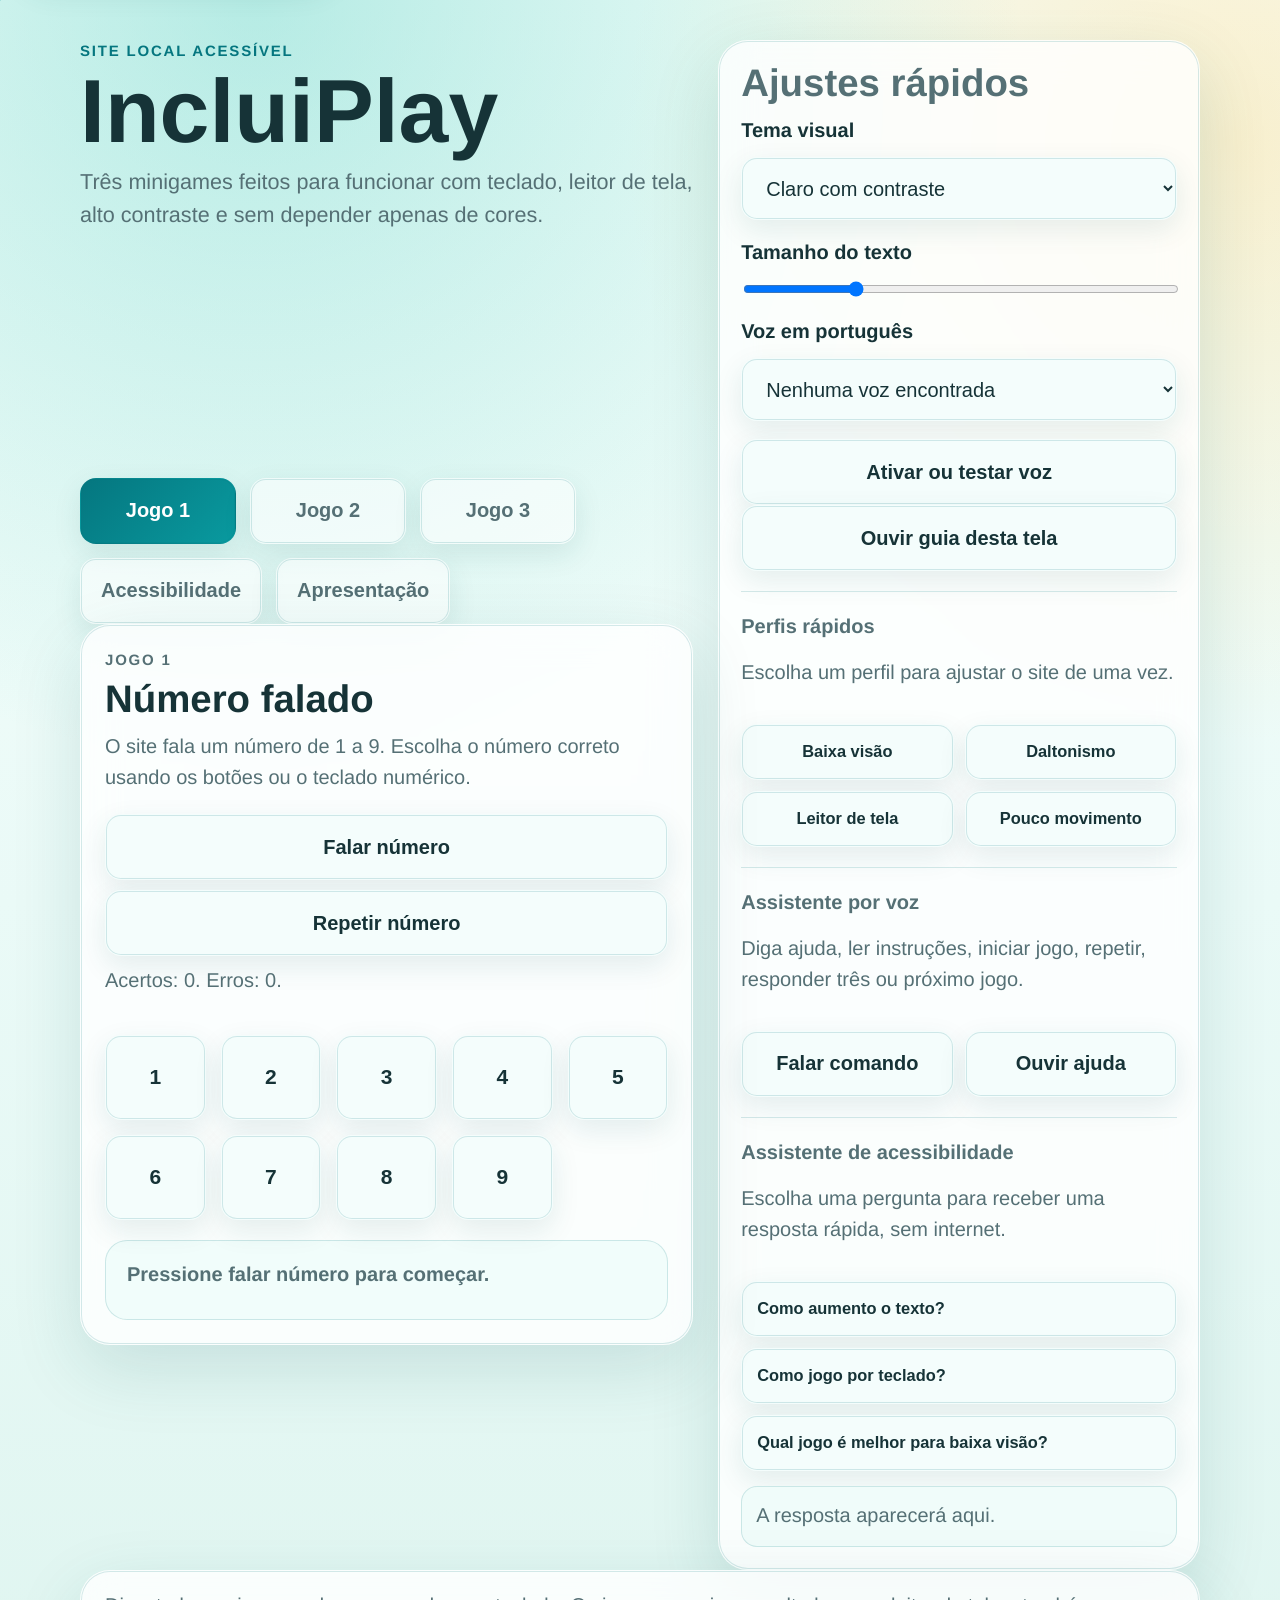
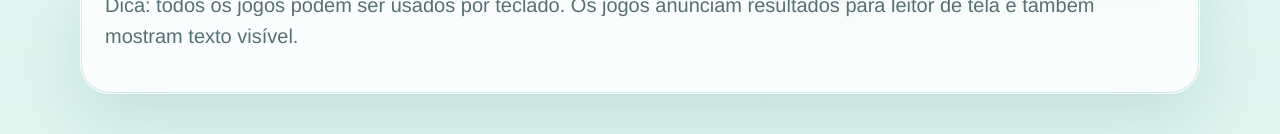
<file: index.html>
<!doctype html>
<html lang="pt-BR">
  <head>
    <meta charset="utf-8">
    <meta name="viewport" content="width=device-width, initial-scale=1">
    <title>IncluiPlay - jogos acessíveis</title>
    <meta
      name="description"
      content="Site local com três jogos acessíveis para pessoas cegas, com baixa visão e daltônicas."
    >
    <link rel="icon" href="data:,">
    <link rel="stylesheet" href="style.css">
  </head>
  <body>
    <a class="skip-link" href="#conteudo">Pular para o conteúdo principal</a>

    <div class="main-container">
      <header class="site-header">
        <div>
          <p class="eyebrow">Site local acessível</p>
          <h1>IncluiPlay</h1>
          <p class="intro">
            Três minigames feitos para funcionar com teclado,
            leitor de tela, alto contraste e sem depender apenas de cores.
          </p>
        </div>

        <section class="quick-panel" aria-labelledby="ajustes-titulo">
          <h2 id="ajustes-titulo">Ajustes rápidos</h2>
          <div class="control-row">
            <label for="tema">Tema visual</label>
            <select id="tema">
              <option value="claro" selected>Claro com contraste</option>
              <option value="escuro">Escuro</option>
              <option value="alto">Alto contraste</option>
              <option value="protanopia">Amigável para daltonismo</option>
            </select>
          </div>
          <div class="control-row">
            <label for="tamanho">Tamanho do texto</label>
            <input id="tamanho" type="range" min="18" max="26" value="20">
          </div>
          <div class="control-row">
            <label for="voz">Voz em português</label>
            <select id="voz">
              <option value="">Carregando vozes...</option>
            </select>
          </div>
          <button type="button" id="btn-fala">Ativar ou testar voz</button>
          <button type="button" id="btn-guia">Ouvir guia desta tela</button>
          <section class="profile-panel" aria-labelledby="perfis-titulo">
            <h3 id="perfis-titulo">Perfis rápidos</h3>
            <p id="perfil-status">Escolha um perfil para ajustar o site de uma vez.</p>
            <div class="profile-grid">
              <button type="button" class="profile-btn" data-profile="baixa-visao" aria-pressed="false">Baixa visão</button>
              <button type="button" class="profile-btn" data-profile="daltonismo" aria-pressed="false">Daltonismo</button>
              <button type="button" class="profile-btn" data-profile="leitor" aria-pressed="false">Leitor de tela</button>
              <button type="button" class="profile-btn" data-profile="movimento" aria-pressed="false">Pouco movimento</button>
            </div>
          </section>
          <div class="assistant-panel" aria-labelledby="assistente-titulo">
            <h3 id="assistente-titulo">Assistente por voz</h3>
            <p id="assistente-status" role="status" aria-live="polite">
              Diga ajuda, ler instruções, iniciar jogo, repetir, responder três ou próximo jogo.
            </p>
            <div class="assistant-actions">
              <button type="button" id="btn-ouvir">Falar comando</button>
              <button type="button" id="btn-ajuda-voz">Ouvir ajuda</button>
            </div>
          </div>
          <section class="offline-assistant" aria-labelledby="assistente-offline-titulo">
            <h3 id="assistente-offline-titulo">Assistente de acessibilidade</h3>
            <p>Escolha uma pergunta para receber uma resposta rápida, sem internet.</p>
            <div class="question-list">
              <button type="button" data-question="texto">Como aumento o texto?</button>
              <button type="button" data-question="teclado">Como jogo por teclado?</button>
              <button type="button" data-question="baixa-visao">Qual jogo é melhor para baixa visão?</button>
            </div>
            <p id="assistente-resposta" class="assistant-answer" role="status" aria-live="polite">
              A resposta aparecerá aqui.
            </p>
          </section>
        </section>
      </header>

      <main id="conteudo" class="layout">
        <nav class="tabs" aria-label="Navegação principal">
          <button class="tab is-active" type="button" data-view="numero" aria-controls="numero" aria-selected="true">
            Jogo 1
          </button>
          <button class="tab" type="button" data-view="memoria" aria-controls="memoria" aria-selected="false">
            Jogo 2
          </button>
          <button class="tab" type="button" data-view="orientacao" aria-controls="orientacao" aria-selected="false">
            Jogo 3
          </button>
          <button class="tab" type="button" data-view="acessibilidade" aria-controls="acessibilidade" aria-selected="false">
            Acessibilidade
          </button>
          <button class="tab" type="button" data-view="apresentacao" aria-controls="apresentacao" aria-selected="false">
            Apresentação
          </button>
        </nav>

        <section id="numero" class="view is-visible" aria-labelledby="numero-titulo">
          <div class="section-head">
            <p class="eyebrow">Jogo 1</p>
            <h2 id="numero-titulo" tabindex="-1">Número falado</h2>
            <p>
              O site fala um número de 1 a 9. Escolha o número correto usando
              os botões ou o teclado numérico.
            </p>
          </div>

          <div class="game-bar">
            <button type="button" id="novo-numero">Falar número</button>
            <button type="button" id="repetir-numero">Repetir número</button>
            <p id="placar-numero">Acertos: 0. Erros: 0.</p>
          </div>

          <div class="number-grid" role="group" aria-label="Escolhas de número">
            <button type="button" class="number-btn" data-number="1">1</button>
            <button type="button" class="number-btn" data-number="2">2</button>
            <button type="button" class="number-btn" data-number="3">3</button>
            <button type="button" class="number-btn" data-number="4">4</button>
            <button type="button" class="number-btn" data-number="5">5</button>
            <button type="button" class="number-btn" data-number="6">6</button>
            <button type="button" class="number-btn" data-number="7">7</button>
            <button type="button" class="number-btn" data-number="8">8</button>
            <button type="button" class="number-btn" data-number="9">9</button>
          </div>

          <div class="status-box" role="status" aria-live="assertive" id="status-numero">
            Pressione falar número para começar.
          </div>
        </section>

        <section id="memoria" class="view" aria-labelledby="memoria-titulo" hidden>
          <div class="section-head">
            <p class="eyebrow">Jogo 2</p>
            <h2 id="memoria-titulo" tabindex="-1">Memória sonora</h2>
            <p>
              Escute a sequência e repita usando os botões ou as teclas 1, 2, 3 e 4.
              Cada botão tem nome, número e som diferente.
            </p>
          </div>

          <div class="game-bar">
            <button type="button" id="iniciar-memoria">Iniciar rodada</button>
            <button type="button" id="repetir-sequencia">Repetir sequência</button>
            <p id="placar-memoria">Rodada 0. Melhor resultado: 0.</p>
          </div>

          <div class="sound-grid" role="group" aria-label="Botões da memória sonora">
            <button type="button" class="sound-pad" data-pad="0" aria-label="Som 1, sino grave">1<br><span>Sino grave</span></button>
            <button type="button" class="sound-pad" data-pad="1" aria-label="Som 2, toque medio">2<br><span>Toque medio</span></button>
            <button type="button" class="sound-pad" data-pad="2" aria-label="Som 3, pulso agudo">3<br><span>Pulso agudo</span></button>
            <button type="button" class="sound-pad" data-pad="3" aria-label="Som 4, eco curto">4<br><span>Eco curto</span></button>
          </div>

          <div class="status-box" role="status" aria-live="assertive" id="status-memoria">
            Pressione iniciar rodada para jogar.
          </div>
        </section>

        <section id="orientacao" class="view" aria-labelledby="orientacao-titulo" hidden>
          <div class="section-head">
            <p class="eyebrow">Jogo 3</p>
            <h2 id="orientacao-titulo" tabindex="-1">Rota segura</h2>
            <p>
              O jogo anuncia uma direção. Escolha a mesma direção com os botões
              ou com as setas do teclado. Não há pistas apenas por cor.
            </p>
          </div>

          <div class="game-bar">
            <button type="button" id="nova-rota">Nova direção</button>
            <p id="placar-rota">Acertos: 0. Erros: 0.</p>
          </div>

          <div class="direction-board" role="group" aria-label="Escolhas de direção">
            <button type="button" class="dir-btn up" data-dir="cima">Cima</button>
            <button type="button" class="dir-btn left" data-dir="esquerda">Esquerda</button>
            <button type="button" class="dir-btn right" data-dir="direita">Direita</button>
            <button type="button" class="dir-btn down" data-dir="baixo">Baixo</button>
          </div>

          <div class="status-box" role="status" aria-live="assertive" id="status-rota">
            Pressione nova direção para começar.
          </div>
        </section>

        <section id="acessibilidade" class="view" aria-labelledby="acessibilidade-titulo" hidden>
          <div class="section-head">
            <p class="eyebrow">Ferramentas</p>
            <h2 id="acessibilidade-titulo" tabindex="-1">Teste de acessibilidade</h2>
            <p>
              Faça uma verificação rápida dos recursos disponíveis nesta página.
              O resultado muda de acordo com o navegador e com as suas configurações.
            </p>
          </div>

          <div class="game-bar">
            <button type="button" id="executar-teste">Executar teste agora</button>
            <p id="teste-atualizado">Ainda não executado.</p>
          </div>

          <ul class="audit-list" aria-label="Resultados do teste de acessibilidade">
            <li id="teste-contraste"><span class="audit-status">Não testado</span><strong>Contraste e tema</strong><span>O tema selecionado possui cores dedicadas.</span></li>
            <li id="teste-teclado"><span class="audit-status">Não testado</span><strong>Navegação por teclado</strong><span>Botões e controles devem permanecer acessíveis pela tecla Tab.</span></li>
            <li id="teste-alt"><span class="audit-status">Não testado</span><strong>Texto alternativo</strong><span>Imagens encontradas na página precisam ter descrição.</span></li>
            <li id="teste-voz"><span class="audit-status">Não testado</span><strong>Comandos e leitura por voz</strong><span>O navegador pode ou não oferecer as APIs de voz.</span></li>
            <li id="teste-leitor"><span class="audit-status">Não testado</span><strong>Leitor de tela</strong><span>A página usa idioma, foco, rótulos e regiões de anúncio.</span></li>
          </ul>
        </section>

        <section id="apresentacao" class="view" aria-labelledby="apresentacao-titulo" hidden>
          <div class="section-head">
            <p class="eyebrow">Sobre o projeto</p>
            <h2 id="apresentacao-titulo" tabindex="-1">IncluiPlay em apresentação</h2>
            <p>
              Uma experiência de jogos curtos para praticar atenção, memória e
              orientação sem depender apenas da visão ou da cor.
            </p>
          </div>

          <div class="presentation-grid">
            <article>
              <h3>Para quem é</h3>
              <p>Pessoas cegas, com baixa visão, daltonismo ou que preferem interações por áudio e teclado.</p>
            </article>
            <article>
              <h3>O que foi usado</h3>
              <p>HTML semântico, foco visível, anúncios para leitores de tela, temas, texto ajustável, teclado, voz e sons.</p>
            </article>
            <article>
              <h3>Os três jogos</h3>
              <p>Número falado trabalha atenção; Memória sonora trabalha sequência; Rota segura trabalha direção.</p>
            </article>
            <article>
              <h3>Uso offline</h3>
              <p>O assistente de acessibilidade funciona com respostas prontas, sem enviar perguntas para nenhum serviço externo.</p>
            </article>
          </div>
        </section>
      </main>
    </div>

    <footer>
      <p>
        Dica: todos os jogos podem ser usados por teclado. Os jogos anunciam
        resultados para leitor de tela e também mostram texto visível.
      </p>
    </footer>

    <script src="script.js"></script>
  </body>
</html>
</file>
<file: style.css>
:root {
  color-scheme: light;
  --bg: #eafaf7;
  --bg-2: #f7fffc;
  --bg-3: #dff5f0;
  --panel: rgba(255, 255, 255, 0.82);
  --panel-solid: #ffffff;
  --panel-2: #e9fbf8;
  --text: #163337;
  --muted: #557075;
  --accent: #099a9f;
  --accent-strong: #05767f;
  --accent-soft: #c9f6ee;
  --success: #0f9f78;
  --danger: #c9435c;
  --focus: #ffc857;
  --line: rgba(5, 118, 127, 0.16);
  --line-strong: rgba(5, 118, 127, 0.28);
  --shadow: 0 24px 70px rgba(15, 89, 91, 0.14);
  --soft-shadow: 0 10px 28px rgba(15, 89, 91, 0.1);
  --radius-lg: 30px;
  --radius-md: 22px;
  --radius-sm: 16px;
  font-size: 20px;
}

*,
*::before,
*::after {
  box-sizing: border-box;
}

html {
  min-height: 100%;
  scroll-behavior: smooth;
  -webkit-font-smoothing: antialiased;
  -moz-osx-font-smoothing: grayscale;
  text-rendering: geometricPrecision;
}

body {
  margin: 0;
  min-height: 100vh;
  font-family: "Aptos", "Segoe UI", "Trebuchet MS", sans-serif;
  background:
    linear-gradient(135deg, rgba(9, 154, 159, 0.18) 0 1px, transparent 1px 42px),
    radial-gradient(circle at 20% 0%, rgba(98, 210, 198, 0.44), transparent 38%),
    radial-gradient(circle at 96% 8%, rgba(255, 200, 87, 0.28), transparent 30%),
    linear-gradient(180deg, var(--bg-2) 0%, var(--bg) 52%, var(--bg-3) 100%);
  color: var(--text);
  line-height: 1.55;
}

body[data-theme="alto"] {
  color-scheme: dark;
  --bg: #000000;
  --bg-2: #111111;
  --bg-3: #000000;
  --panel: #000000;
  --panel-solid: #111111;
  --panel-2: #171717;
  --text: #ffffff;
  --muted: #f2f2f2;
  --accent: #ffff00;
  --accent-strong: #ffff00;
  --accent-soft: #242400;
  --success: #67f7a0;
  --danger: #ff9eaa;
  --focus: #00e5ff;
  --line: rgba(255, 255, 255, 0.82);
  --line-strong: #ffff00;
  --shadow: none;
  --soft-shadow: none;
  background: #000000 !important;
}

body[data-theme="escuro"] {
  color-scheme: dark;
  --bg: #102829;
  --bg-2: #071a1b;
  --bg-3: #0a2021;
  --panel: rgba(17, 47, 48, 0.95);
  --panel-solid: #153b3d;
  --panel-2: #1b4849;
  --text: #effffd;
  --muted: #c2e0dc;
  --accent: #73e1d4;
  --accent-strong: #38c4b5;
  --accent-soft: rgba(115, 225, 212, 0.16);
  --success: #8ce3bd;
  --danger: #ff9aaa;
  --line: rgba(205, 255, 248, 0.18);
  --line-strong: rgba(205, 255, 248, 0.36);
  --shadow: 0 24px 70px rgba(0, 0, 0, 0.4);
  --soft-shadow: 0 12px 28px rgba(0, 0, 0, 0.25);
  background: linear-gradient(180deg, #071a1b 0%, #102829 52%, #0a2021 100%) !important;
}

body[data-theme="alto"] select,
body[data-theme="alto"] button,
body[data-theme="escuro"] select,
body[data-theme="escuro"] button {
  background-color: var(--panel-solid);
  color: var(--text);
}

body[data-theme="alto"] .tab:not(.is-active),
body[data-theme="escuro"] .tab:not(.is-active) {
  background: var(--panel-solid);
  color: var(--muted);
}

body[data-theme="alto"] .tab.is-active {
  background: var(--accent);
  color: #000000;
}

body[data-theme="alto"] button:disabled {
  background-color: #333333;
  color: #ffffff;
}

body[data-theme="claro"] {
  color-scheme: light;
}

body[data-theme="protanopia"] {
  color-scheme: light;
  --bg: #eaf1ff;
  --bg-2: #f8fbff;
  --bg-3: #dce8ff;
  --panel: rgba(255, 255, 255, 0.9);
  --panel-solid: #ffffff;
  --panel-2: #e6efff;
  --text: #172944;
  --muted: #425875;
  --accent: #1268b3;
  --accent-strong: #0a4788;
  --accent-soft: #d8eaff;
  --success: #155db2;
  --danger: #a55700;
  --focus: #e5a900;
  --line: rgba(10, 71, 136, 0.2);
  --line-strong: rgba(10, 71, 136, 0.42);
  --shadow: 0 24px 70px rgba(24, 67, 126, 0.14);
  --soft-shadow: 0 10px 28px rgba(24, 67, 126, 0.1);
  background:
    linear-gradient(135deg, rgba(18, 104, 179, 0.14) 0 1px, transparent 1px 42px),
    radial-gradient(circle at 20% 0%, rgba(113, 169, 255, 0.3), transparent 38%),
    radial-gradient(circle at 96% 8%, rgba(229, 169, 0, 0.22), transparent 30%),
    linear-gradient(180deg, var(--bg-2) 0%, var(--bg) 52%, var(--bg-3) 100%) !important;
}

body[data-motion="reduced"] *,
body[data-motion="reduced"] *::before,
body[data-motion="reduced"] *::after {
  animation-duration: 0.01ms !important;
  animation-iteration-count: 1 !important;
  scroll-behavior: auto !important;
  transition-duration: 0.01ms !important;
}

body[data-profile="leitor"] {
  line-height: 1.78;
}

body[data-profile="leitor"] .quick-panel,
body[data-profile="leitor"] .view,
body[data-profile="leitor"] footer {
  background: var(--panel-solid);
  backdrop-filter: none;
  -webkit-backdrop-filter: none;
  box-shadow: inset 0 0 0 2px var(--line-strong);
}

body[data-profile="leitor"] button,
body[data-profile="leitor"] select {
  min-height: 3.55rem;
  border: 2px solid var(--line-strong);
}

body[data-profile="movimento"] {
  background: var(--bg-2);
}

a {
  color: var(--accent-strong);
}

button, select, input {
  font: inherit;
}

button {
  cursor: pointer;
}

.skip-link {
  position: absolute;
  left: 1rem;
  top: -4rem;
  z-index: 20;
  padding: 0.8rem 1rem;
  background: var(--focus);
  color: #132326;
  border-radius: 999px;
  text-decoration: none;
  box-shadow: var(--soft-shadow);
  transition: top 0.2s ease;
}

.skip-link:focus {
  top: 1rem;
}

footer {
  width: min(1120px, calc(100% - 2rem));
  margin-inline: auto;
}

.main-container {
  display: grid;
  grid-template-columns: 1.12fr 0.88fr;
  gap: 0 1.25rem;
  width: min(1120px, calc(100% - 2rem));
  margin-inline: auto;
  align-items: start;
}

.site-header {
  display: contents; 
}

.site-header > div {
  grid-column: 1;
  grid-row: 1;
  padding-top: 2rem;
}

.quick-panel {
  grid-column: 2;
  grid-row: 1 / 3; 
  margin-top: 2rem;
}

.layout {
  grid-column: 1;
  grid-row: 2;
  padding-top: 0;
}

.eyebrow {
  margin: 0 0 0.35rem;
  color: var(--accent-strong);
  text-transform: uppercase;
  letter-spacing: 0.12em;
  font-weight: 800;
  font-size: 0.75rem;
}

h1, h2, h3, p {
  margin-top: 0;
}

h1 {
  margin-bottom: 0.6rem;
  max-width: 10ch;
  font-size: clamp(2.5rem, 7vw, 5rem);
  line-height: 0.92;
}

h2 {
  margin-bottom: 0.6rem;
  font-size: clamp(1.55rem, 3vw, 2.35rem);
  line-height: 1.08;
}

.intro {
  max-width: 34rem;
  font-size: 1.08rem;
}

.intro, .section-head p, footer p, .quick-panel, .game-bar p, .status-box {
  color: var(--muted);
}

.quick-panel, .view, footer {
  position: relative;
  background: var(--panel);
  border: 1px solid transparent;
  border-radius: var(--radius-lg);
  box-shadow: var(--shadow), inset 0 0 0 1px var(--line);
  backdrop-filter: blur(18px) saturate(1.08);
  -webkit-backdrop-filter: blur(18px) saturate(1.08);
  transform: translateZ(0);
  overflow: hidden;
}

.quick-panel {
  padding: 1.1rem;
}

.control-row, .game-bar {
  display: grid;
  gap: 0.5rem;
  margin-bottom: 0.9rem;
}

.control-row label {
  font-weight: 800;
  color: var(--text);
}

.assistant-panel, .profile-panel, .offline-assistant {
  display: grid;
  gap: 0.75rem;
  margin-top: 1rem;
  padding-top: 1rem;
  border-top: 1px solid var(--line);
}

.assistant-panel h3, .profile-panel h3, .offline-assistant h3 {
  margin: 0;
  font-size: 1rem;
}

.assistant-actions, .profile-grid {
  display: grid;
  gap: 0.55rem;
  grid-template-columns: repeat(2, minmax(0, 1fr));
}

.question-list {
  display: grid;
  gap: 0.55rem;
}

.question-list button, .profile-btn {
  min-height: 2.8rem;
  padding: 0.62rem 0.75rem;
  font-size: 0.82rem;
  text-align: left;
}

.profile-btn {
  text-align: center;
}

.assistant-answer {
  margin: 0;
  padding: 0.75rem;
  border-radius: var(--radius-sm);
  background: color-mix(in srgb, var(--panel-solid) 72%, var(--accent-soft));
  box-shadow: inset 0 0 0 1px var(--line);
}

.profile-btn.is-active {
  background: linear-gradient(135deg, var(--accent-strong), var(--accent));
  color: #ffffff;
}

select, input[type="range"], button {
  width: 100%;
}

select, button {
  min-height: 3.15rem;
  border: 1px solid transparent;
  border-radius: var(--radius-sm);
  background: color-mix(in srgb, var(--panel-solid) 80%, var(--accent-soft));
  color: var(--text);
  box-shadow: inset 0 0 0 1px var(--line), var(--soft-shadow);
  padding: 0.82rem 1rem;
}

button {
  font-weight: 800;
  transition: transform 0.16s ease, box-shadow 0.16s ease;
}

button:hover {
  transform: translateY(-1px);
}

button:focus-visible, select:focus-visible, input:focus-visible, .tab:focus-visible {
  outline: 4px solid var(--focus);
  outline-offset: 3px;
}

.tabs {
  display: flex;
  flex-wrap: wrap;
  gap: 0.7rem;
}

.tab {
  width: auto;
  min-width: 7.8rem;
  background: rgba(255, 255, 255, 0.58);
  color: var(--muted);
}

.tab.is-active {
  background: linear-gradient(135deg, var(--accent-strong), var(--accent));
  color: #ffffff;
}

.view {
  display: none;
  padding: 1.2rem;
}

.view.is-visible {
  display: block;
}

.number-grid, .sound-grid, .direction-board {
  display: grid;
  gap: 0.75rem;
  margin-bottom: 1rem;
}

.number-grid {
  grid-template-columns: repeat(auto-fit, minmax(92px, 1fr));
}

.sound-grid {
  grid-template-columns: repeat(auto-fit, minmax(150px, 1fr));
}

.direction-board {
  grid-template-columns: repeat(2, minmax(0, 1fr));
  max-width: 28rem;
}

.sound-pad, .dir-btn, .number-btn {
  min-height: 4.25rem;
  font-size: 1.05rem;
  font-weight: 900;
}

.status-box {
  min-height: 4rem;
  padding: 1rem 1.1rem;
  border-radius: var(--radius-md);
  background: color-mix(in srgb, var(--panel-solid) 74%, var(--accent-soft));
  box-shadow: inset 0 0 0 1px var(--line);
  font-weight: 700;
}

.audit-list {
  display: grid;
  gap: 0.75rem;
  margin: 0;
  padding: 0;
  list-style: none;
}

.audit-list li {
  display: grid;
  grid-template-columns: auto 1fr;
  gap: 0.2rem 0.75rem;
  align-items: center;
  padding: 1rem;
  border-radius: var(--radius-md);
  background: color-mix(in srgb, var(--panel-solid) 76%, var(--accent-soft));
  box-shadow: inset 0 0 0 1px var(--line);
}

.audit-status {
  grid-row: span 2;
  min-width: 5.4rem;
  padding: 0.38rem 0.5rem;
  border: 1px solid var(--line-strong);
  border-radius: 999px;
  color: var(--muted);
  font-size: 0.74rem;
  font-weight: 900;
  text-align: center;
}

.audit-list li.is-pass .audit-status {
  background: color-mix(in srgb, var(--success) 18%, transparent);
  color: var(--text);
}

.presentation-grid {
  display: grid;
  grid-template-columns: repeat(2, minmax(0, 1fr));
  gap: 0.85rem;
}

.presentation-grid article {
  padding: 1rem;
  border: 1px solid var(--line);
  border-radius: var(--radius-md);
  background: color-mix(in srgb, var(--panel-solid) 72%, var(--accent-soft));
}

footer {
  margin: 0 auto 2rem;
  padding: 1rem 1.2rem;
}

.is-correct {
  color: color-mix(in srgb, var(--success) 70%, var(--text));
}

.is-wrong {
  color: color-mix(in srgb, var(--danger) 78%, var(--text));
}

@media (max-width: 820px) {
  .main-container, .assistant-actions, .direction-board, .presentation-grid, .profile-grid {
    grid-template-columns: 1fr;
  }
  .quick-panel {
    grid-column: 1;
    grid-row: 2;
    margin-top: 0;
  }
  .layout {
    grid-column: 1;
    grid-row: 3;
  }
}
</file>
